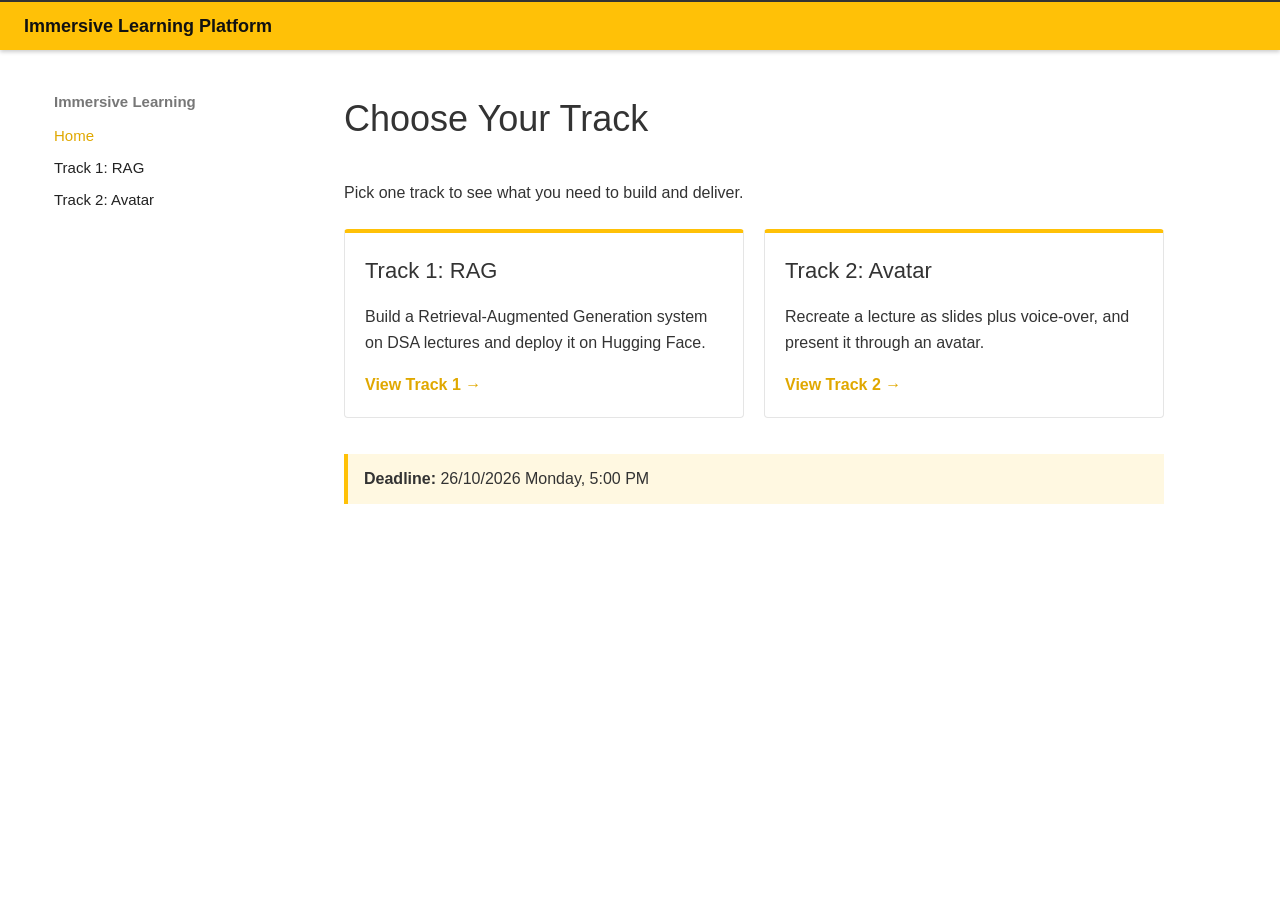
<file: index.html>
<!doctype html><html lang="en"><head><meta charset="utf-8"><meta name="viewport" content="width=device-width,initial-scale=1"><title>Choose Your Track</title><link rel="stylesheet" href="style.css"></head><body><header><a class="logo" href="index.html">Immersive Learning Platform</a></header>
<div class="layout"><nav>
<div class="title">Immersive Learning</div>
<a href="index.html" class="active">Home</a>
<a href="rag.html" >Track 1: RAG</a>
<a href="avatar.html" >Track 2: Avatar</a>
</nav><main>
<h1>Choose Your Track</h1>
<p>Pick one track to see what you need to build and deliver.</p>
<div class="cards">
<div class="card"><h3>Track 1: RAG</h3><p>Build a Retrieval-Augmented Generation system on DSA lectures and deploy it on Hugging Face.</p><a class="cta" href="rag.html">View Track 1 →</a></div>
<div class="card"><h3>Track 2: Avatar</h3><p>Recreate a lecture as slides plus voice-over, and present it through an avatar.</p><a class="cta" href="avatar.html">View Track 2 →</a></div>
</div>
<div class="deadline"><strong>Deadline:</strong> 26/10/2026 Monday, 5:00 PM</div>
</main></div></body></html>
</file>
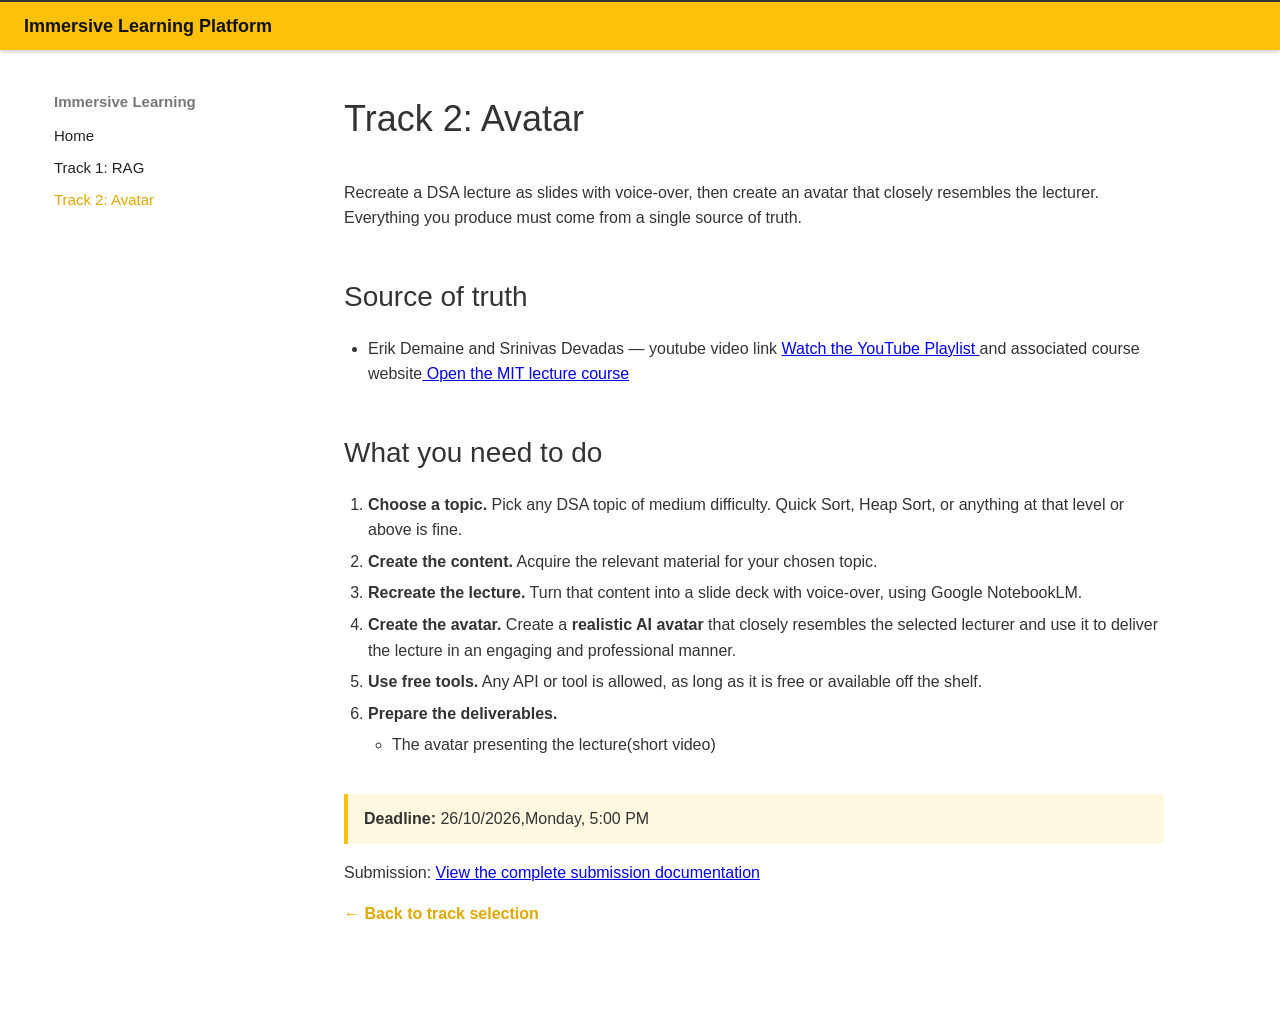
<file: avatar.html>
<!doctype html><html lang="en"><head><meta charset="utf-8"><meta name="viewport" content="width=device-width,initial-scale=1"><title>Track 2: Avatar</title><link rel="stylesheet" href="style.css"></head><body><header><a class="logo" href="index.html">Immersive Learning Platform</a></header>
<div class="layout"><nav>
<div class="title">Immersive Learning</div>
<a href="index.html" >Home</a>
<a href="rag.html" >Track 1: RAG</a>
<a href="avatar.html" class="active">Track 2: Avatar</a>
</nav><main>
<h1>Track 2: Avatar</h1>
<p>Recreate a DSA lecture as slides with voice-over, then create an avatar that closely resembles the lecturer. Everything you produce must come from a single source of truth.</p>
<h2>Source of truth </h2>
<ul><li>Erik Demaine and Srinivas Devadas — youtube video link <a href="https://www.youtube.com/playlist?list=PLUl4u3cNGP6317WaSNfmCvGym2ucw3oGp" target="_blank" rel="noopener noreferrer"> Watch the YouTube Playlist </a>and associated course website<a href="https://ocw.mit.edu/6-046JS15" target="_blank" rel="noopener noreferrer"> Open the MIT lecture course </a> </li></ul>
<h2>What you need to do</h2>
<ol>
<li><strong>Choose a topic.</strong> Pick any DSA topic of medium difficulty. Quick Sort, Heap Sort, or anything at that level or above is fine.</li>
<li><strong>Create the content.</strong> Acquire the relevant material for your chosen topic.</li>
<li><strong>Recreate the lecture.</strong> Turn that content into a slide deck with voice-over, using Google NotebookLM.</li>
<li><strong>Create the avatar.</strong> Create a <strong>realistic AI avatar</strong> that closely resembles the selected lecturer and use it to deliver the lecture in an engaging and professional manner.</li>
<li><strong>Use free tools.</strong> Any API or tool is allowed, as long as it is free or available off the shelf.</li>
<li><strong>Prepare the deliverables.</strong><ul><li>The avatar presenting the lecture(short video)</li></ul></li>
</ol>
<div class="deadline"><strong>Deadline:</strong> 26/10/2026,Monday, 5:00 PM</div>
<p>
  Submission:
  <a href="https://tiet-ucs503.github.io/bug-bounty/conduct/the-cycle/index.html"
     target="_blank"
     rel="noopener noreferrer">
    View the complete submission documentation
  </a>
</p>
<p><a class="cta" href="index.html">← Back to track selection</a></p>
</main></div></body></html>
</file>
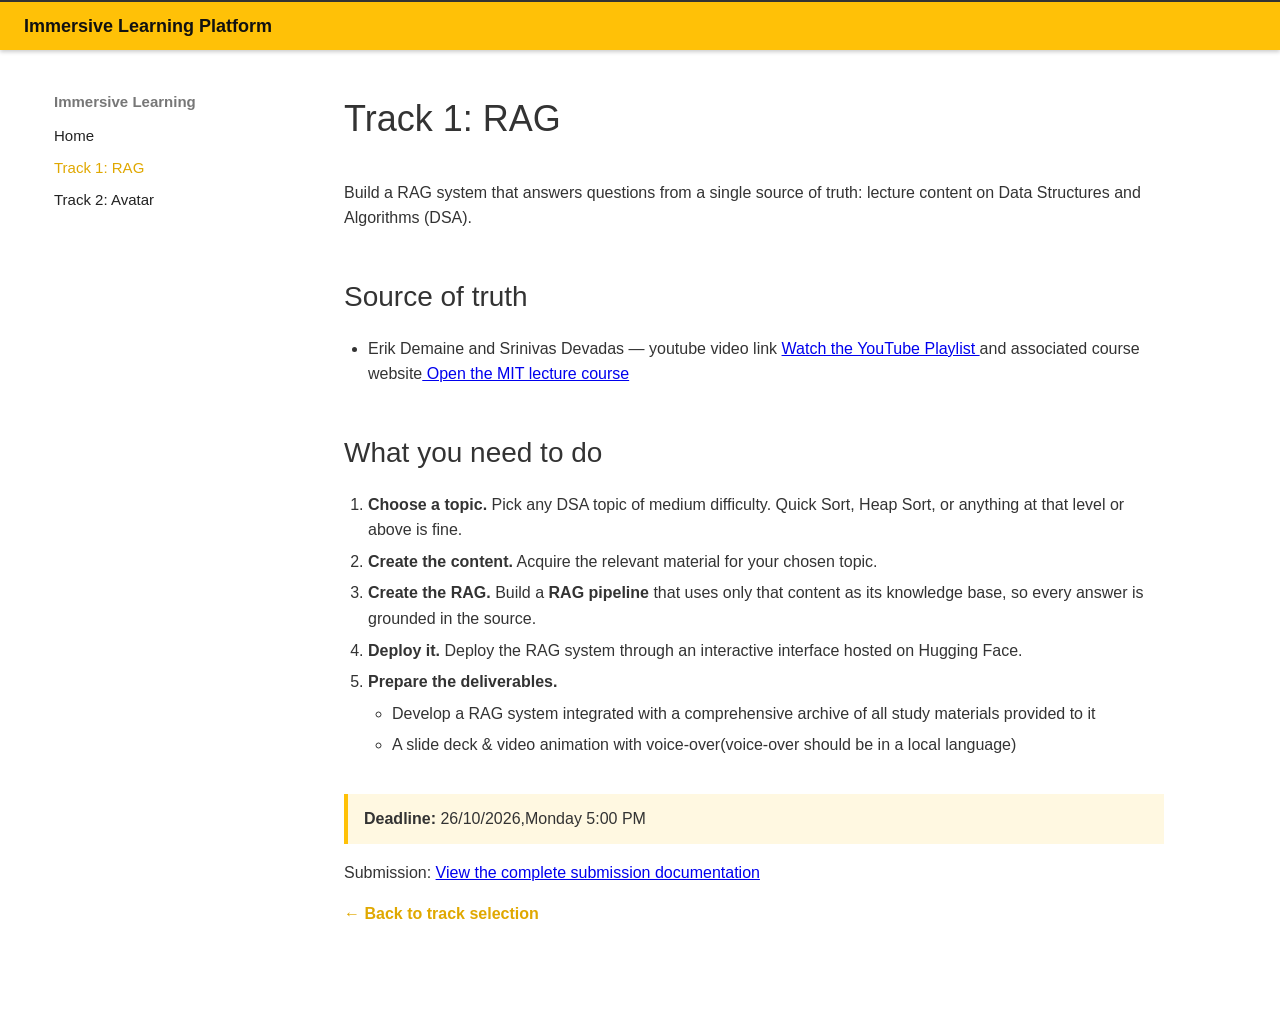
<file: rag.html>
<!doctype html><html lang="en"><head><meta charset="utf-8"><meta name="viewport" content="width=device-width,initial-scale=1"><title>Track 1: RAG</title><link rel="stylesheet" href="style.css"></head><body><header><a class="logo" href="index.html">Immersive Learning Platform</a></header>
<div class="layout"><nav>
<div class="title">Immersive Learning</div>
<a href="index.html" >Home</a>
<a href="rag.html" class="active">Track 1: RAG</a>
<a href="avatar.html" >Track 2: Avatar</a>
</nav><main>
<h1>Track 1: RAG</h1>
<p>Build a RAG system that answers questions from a single source of truth: lecture content on Data Structures and Algorithms (DSA).</p>
<h2>Source of truth </h2>
<ul><li>Erik Demaine and Srinivas Devadas — youtube video link <a href="https://www.youtube.com/playlist?list=PLUl4u3cNGP6317WaSNfmCvGym2ucw3oGp" target="_blank" rel="noopener noreferrer"> Watch the YouTube Playlist </a>and associated course website<a href="https://ocw.mit.edu/6-046JS15" target="_blank" rel="noopener noreferrer"> Open the MIT lecture course </a> </li></ul>
<h2>What you need to do</h2>
<ol>
<li><strong>Choose a topic.</strong> Pick any DSA topic of medium difficulty. Quick Sort, Heap Sort, or anything at that level or above is fine.</li>
<li><strong>Create the content.</strong> Acquire the relevant material for your chosen topic.</li>
<li><strong>Create the RAG.</strong> Build a <strong>RAG pipeline</strong> that uses only that content as its knowledge base, so every answer is grounded in the source.</li>
<li><strong>Deploy it.</strong> Deploy the RAG system through an interactive interface hosted on Hugging Face.</li>
<li><strong>Prepare the deliverables.</strong><ul><li> Develop a RAG system integrated with a comprehensive archive of all study materials provided to it</li><li>A slide deck & video animation with voice-over(voice-over should be in a local language)</li></ul>
</ol>
<div class="deadline"><strong>Deadline:</strong> 26/10/2026,Monday 5:00 PM</div>
<p> Submission: <a href="https://tiet-ucs503.github.io/bug-bounty/conduct/the-cycle/index.html" target="_blank" rel="noopener noreferrer"> View the complete submission documentation </a> </p>
<p><a class="cta" href="index.html">← Back to track selection</a></p>
</main></div></body></html>
</file>
<file: style.css>
:root{--accent:#ffc107;--accent-dark:#e0a800;--link:#e0a800;--fg:#333;--muted:#777;--bg:#fff;--line:#e5e5e5}
*{box-sizing:border-box}
body{margin:0;font-family:Roboto,"Helvetica Neue",Arial,sans-serif;color:var(--fg);background:var(--bg);line-height:1.6;font-size:16px}
header{background:var(--accent);height:50px;display:flex;align-items:center;padding:0 24px;border-top:2px solid #333;box-shadow:0 2px 4px rgba(0,0,0,.2);position:sticky;top:0;z-index:5}
header .logo{font-weight:700;font-size:18px;color:#111;text-decoration:none}
.layout{display:flex;max-width:1220px;margin:0 auto;padding:0 24px}
nav{width:250px;flex:none;padding:40px 16px 40px 0;font-size:15px}
nav .title{font-weight:700;color:var(--muted);margin-bottom:6px}
nav a{display:block;color:#222;text-decoration:none;padding:4px 0}
nav a:hover{color:var(--accent-dark)}
nav a.active{color:var(--accent-dark)}
nav .sub a{padding-left:14px;font-size:14px}
main{flex:1;padding:40px 0 80px 40px;max-width:860px}
h1{font-weight:300;font-size:36px;margin:0 0 32px}
h2{font-weight:300;font-size:28px;margin:44px 0 14px}
ol,ul{padding-left:24px}li{margin:6px 0}
a.cta{color:var(--link);font-weight:700;text-decoration:none}
a.cta:hover{text-decoration:underline}
.cards{display:flex;gap:20px;flex-wrap:wrap;margin-top:24px}
.card{flex:1 1 280px;border:1px solid var(--line);border-top:4px solid var(--accent);padding:20px;border-radius:4px}
.card h3{margin:0 0 8px;font-weight:400;font-size:22px}
.deadline{margin-top:36px;padding:12px 16px;background:#fff8e1;border-left:4px solid var(--accent)}
@media(max-width:760px){.layout{flex-direction:column}nav{width:auto;padding:20px 0 0}main{padding:20px 0 60px}}
</file>
